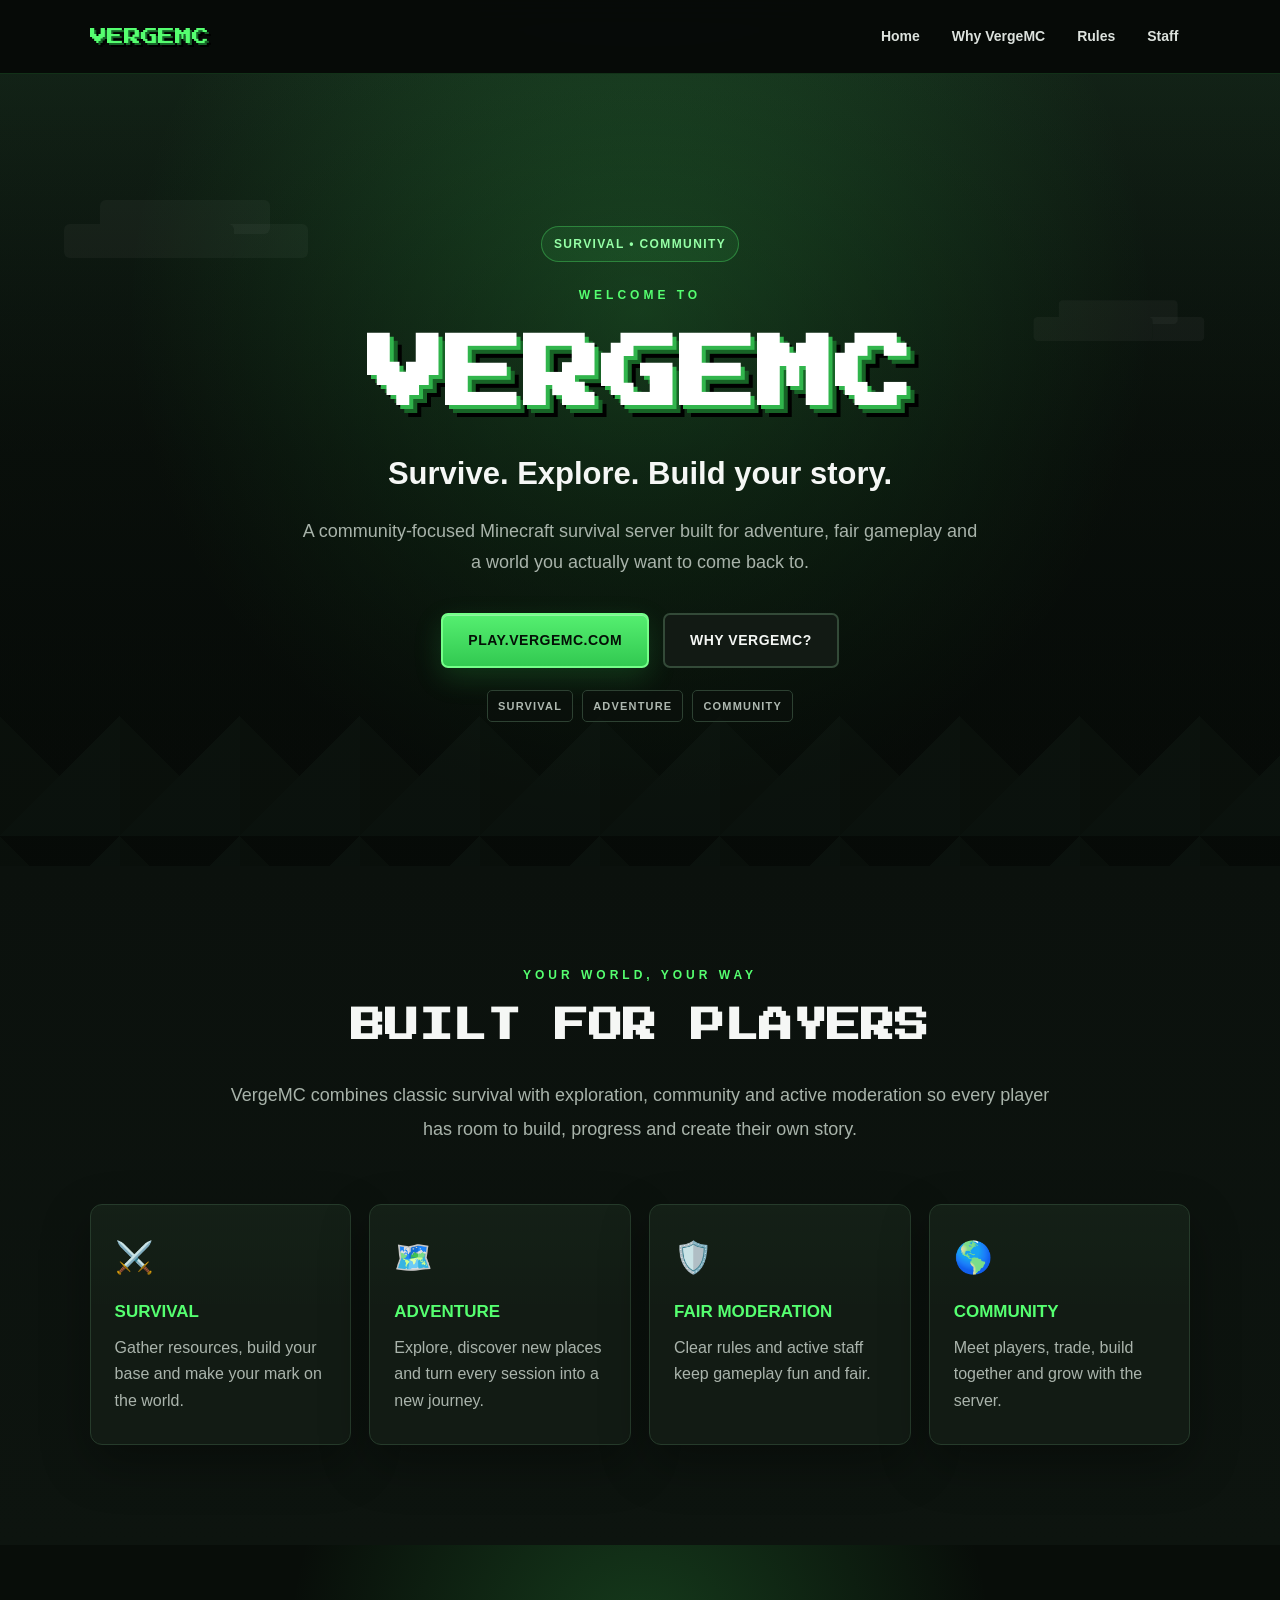
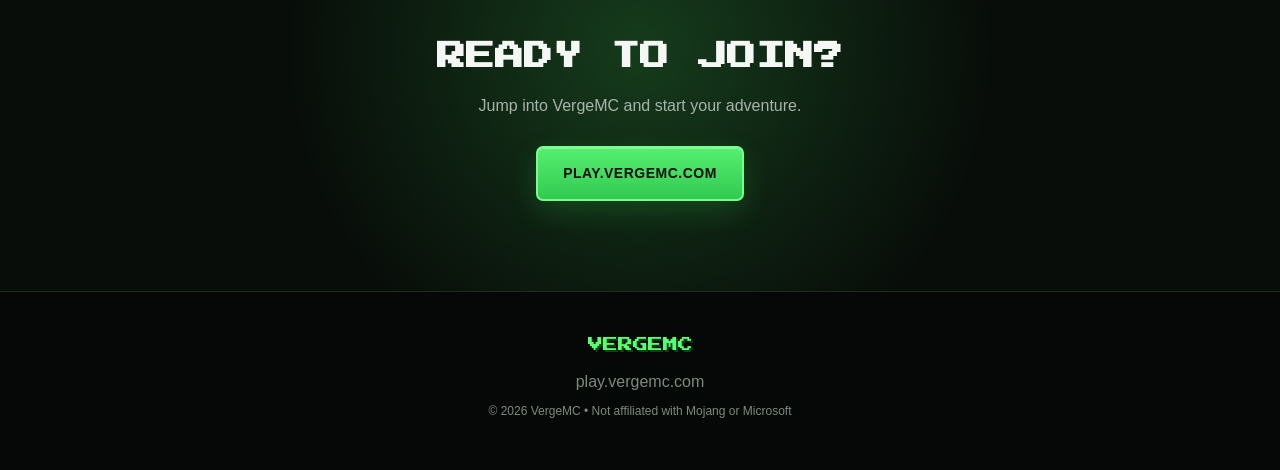
<file: index.html>
<!DOCTYPE html>
<html lang="en">
<head>
  <meta charset="UTF-8">
  <meta name="viewport" content="width=device-width, initial-scale=1.0">
  <title>VergeMC | Minecraft Survival</title>
  <link rel="stylesheet" href="styles.css">
  <link href="https://fonts.googleapis.com/css2?family=Press+Start+2P&display=swap" rel="stylesheet">
</head>
<body>
<nav>
  <a class="nav-logo" href="index.html">VERGEMC</a>
  <div class="nav-links">
    <a href="index.html">Home</a>
    <a href="why.html">Why VergeMC</a>
    <a href="rules.html">Rules</a>
    <a href="staff.html">Staff</a>
  </div>
</nav>

<header class="hero">
  <div class="pixel-cloud cloud-one"></div>
  <div class="pixel-cloud cloud-two"></div>
  <div class="hero-content">
    <div class="server-badge">SURVIVAL • COMMUNITY</div>
    <p class="small-title">WELCOME TO</p>
    <h1>VERGEMC</h1>
    <h2>Survive. Explore. Build your story.</h2>
    <p class="hero-description">A community-focused Minecraft survival server built for adventure, fair gameplay and a world you actually want to come back to.</p>
    <div class="buttons">
      <button class="play-button" type="button" onclick="copyServerIP(this)">PLAY.VERGEMC.COM</button>
      <a class="secondary-button" href="why.html">WHY VERGEMC?</a>
    </div>
    <div class="hero-tags"><span>SURVIVAL</span><span>ADVENTURE</span><span>COMMUNITY</span></div>
  </div>
</header>

<section class="home-preview">
  <p class="section-small">YOUR WORLD, YOUR WAY</p>
  <h2 class="section-title">BUILT FOR PLAYERS</h2>
  <p class="why-paragraph">VergeMC combines classic survival with exploration, community and active moderation so every player has room to build, progress and create their own story.</p>
  <div class="feature-grid">
    <div class="feature-card"><div class="feature-icon">⚔️</div><h3>SURVIVAL</h3><p>Gather resources, build your base and make your mark on the world.</p></div>
    <div class="feature-card"><div class="feature-icon">🗺️</div><h3>ADVENTURE</h3><p>Explore, discover new places and turn every session into a new journey.</p></div>
    <div class="feature-card"><div class="feature-icon">🛡️</div><h3>FAIR MODERATION</h3><p>Clear rules and active staff keep gameplay fun and fair.</p></div>
    <div class="feature-card"><div class="feature-icon">🌎</div><h3>COMMUNITY</h3><p>Meet players, trade, build together and grow with the server.</p></div>
  </div>
</section>

<section class="join-section">
  <h2>READY TO JOIN?</h2>
  <p>Jump into VergeMC and start your adventure.</p>
  <button class="play-button" type="button" onclick="copyServerIP(this)">PLAY.VERGEMC.COM</button>
</section>

<footer>
  <div class="footer-logo">VERGEMC</div>
  <p>play.vergemc.com</p>
  <p class="copyright">© 2026 VergeMC • Not affiliated with Mojang or Microsoft</p>
</footer>

<script src="script.js"></script>
</body>
</html>
</file>
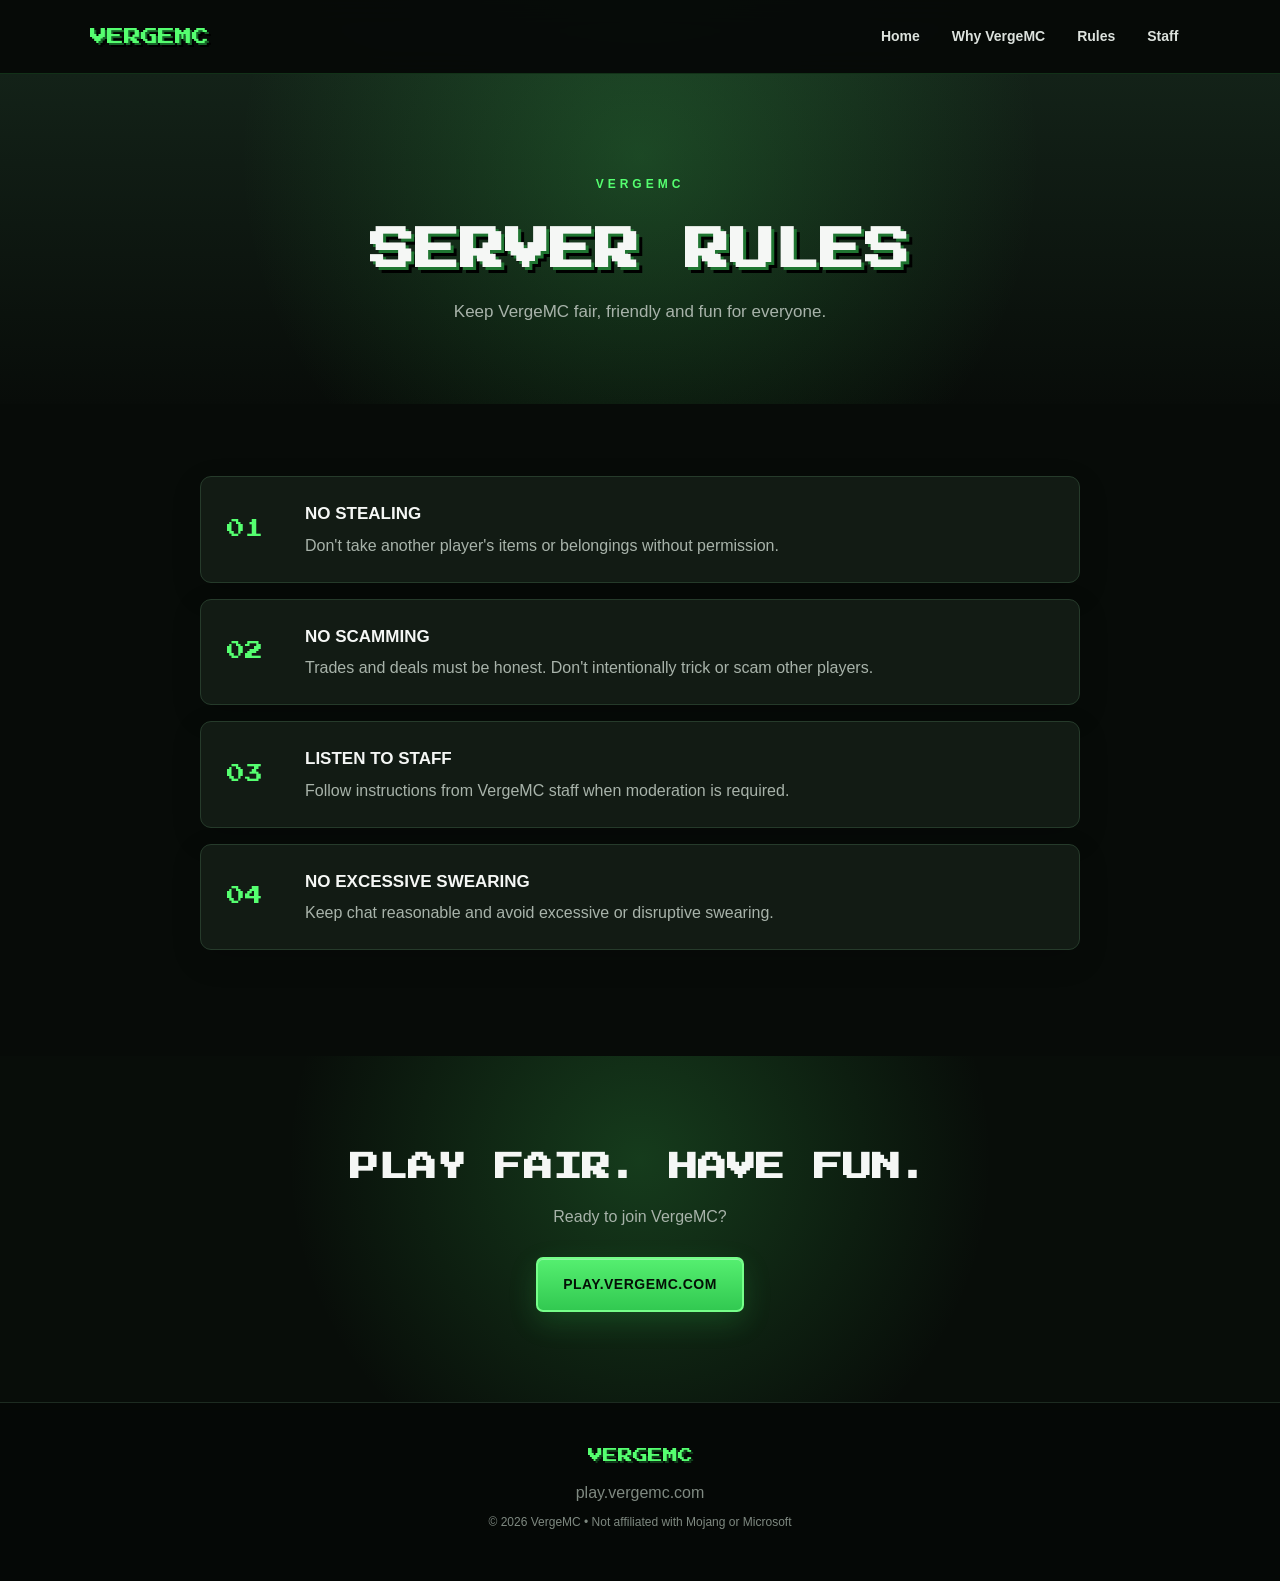
<file: rules.html>
<!DOCTYPE html>
<html lang="en">
<head>
  <meta charset="UTF-8">
  <meta name="viewport" content="width=device-width, initial-scale=1.0">
  <title>Rules | VergeMC</title>
  <link rel="stylesheet" href="styles.css">
  <link href="https://fonts.googleapis.com/css2?family=Press+Start+2P&display=swap" rel="stylesheet">
</head>
<body>
<nav>
  <a class="nav-logo" href="index.html">VERGEMC</a>
  <div class="nav-links">
    <a href="index.html">Home</a>
    <a href="why.html">Why VergeMC</a>
    <a href="rules.html">Rules</a>
    <a href="staff.html">Staff</a>
  </div>
</nav>

<section class="page-header">
  <p class="section-small">VERGEMC</p>
  <h1>SERVER RULES</h1>
  <p>Keep VergeMC fair, friendly and fun for everyone.</p>
</section>

<section class="rules-container">
  <div class="rule-card"><span class="rule-number">01</span><div><h2>NO STEALING</h2><p>Don't take another player's items or belongings without permission.</p></div></div>
  <div class="rule-card"><span class="rule-number">02</span><div><h2>NO SCAMMING</h2><p>Trades and deals must be honest. Don't intentionally trick or scam other players.</p></div></div>
  <div class="rule-card"><span class="rule-number">03</span><div><h2>LISTEN TO STAFF</h2><p>Follow instructions from VergeMC staff when moderation is required.</p></div></div>
  <div class="rule-card"><span class="rule-number">04</span><div><h2>NO EXCESSIVE SWEARING</h2><p>Keep chat reasonable and avoid excessive or disruptive swearing.</p></div></div>
</section>

<section class="join-section">
  <h2>PLAY FAIR. HAVE FUN.</h2>
  <p>Ready to join VergeMC?</p>
  <button class="play-button" type="button" onclick="copyServerIP(this)">PLAY.VERGEMC.COM</button>
</section>

<footer>
  <div class="footer-logo">VERGEMC</div>
  <p>play.vergemc.com</p>
  <p class="copyright">© 2026 VergeMC • Not affiliated with Mojang or Microsoft</p>
</footer>

<script src="script.js"></script>
</body>
</html>
</file>
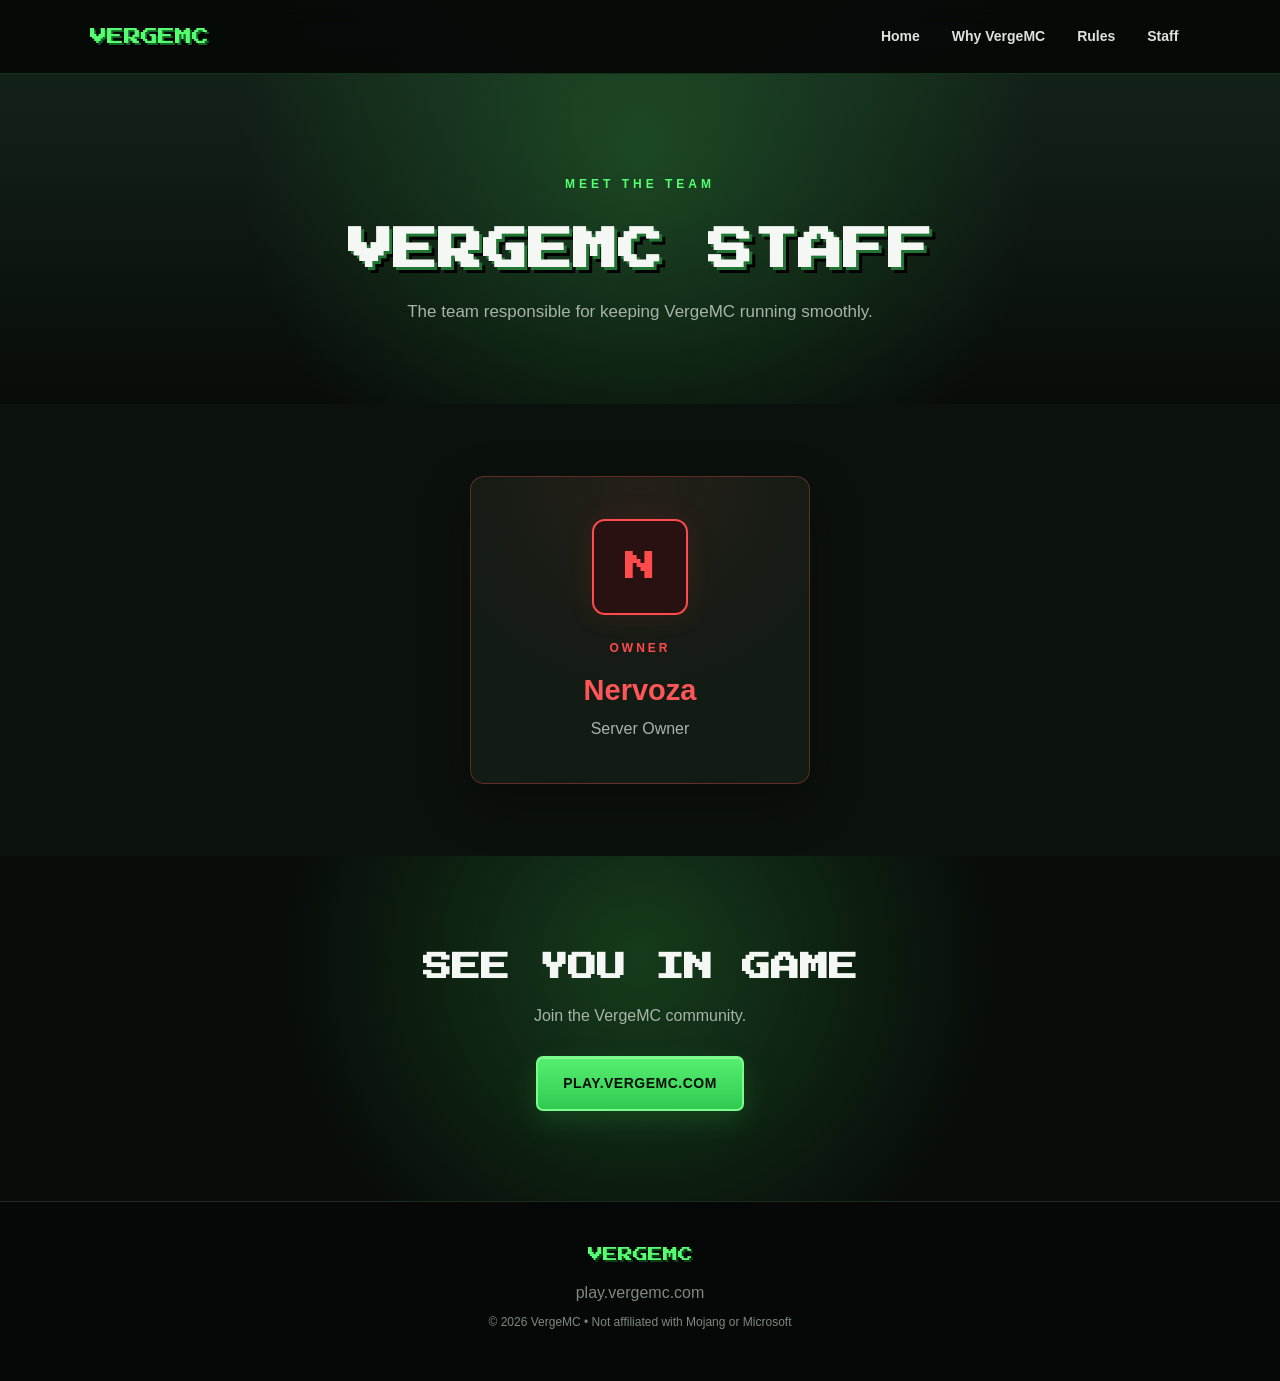
<file: staff.html>
<!DOCTYPE html>
<html lang="en">
<head>
  <meta charset="UTF-8">
  <meta name="viewport" content="width=device-width, initial-scale=1.0">
  <title>Staff | VergeMC</title>
  <link rel="stylesheet" href="styles.css">
  <link href="https://fonts.googleapis.com/css2?family=Press+Start+2P&display=swap" rel="stylesheet">
</head>
<body>
<nav>
  <a class="nav-logo" href="index.html">VERGEMC</a>
  <div class="nav-links">
    <a href="index.html">Home</a>
    <a href="why.html">Why VergeMC</a>
    <a href="rules.html">Rules</a>
    <a href="staff.html">Staff</a>
  </div>
</nav>

<section class="page-header">
  <p class="section-small">MEET THE TEAM</p>
  <h1>VERGEMC STAFF</h1>
  <p>The team responsible for keeping VergeMC running smoothly.</p>
</section>

<section class="staff-container">
  <div class="staff-profile">
    <div class="staff-avatar">N</div>
    <div class="owner-rank">OWNER</div>
    <h2 class="owner-name">Nervoza</h2>
    <p>Server Owner</p>
  </div>
</section>

<section class="join-section">
  <h2>SEE YOU IN GAME</h2>
  <p>Join the VergeMC community.</p>
  <button class="play-button" type="button" onclick="copyServerIP(this)">PLAY.VERGEMC.COM</button>
</section>

<footer>
  <div class="footer-logo">VERGEMC</div>
  <p>play.vergemc.com</p>
  <p class="copyright">© 2026 VergeMC • Not affiliated with Mojang or Microsoft</p>
</footer>

<script src="script.js"></script>
</body>
</html>
</file>
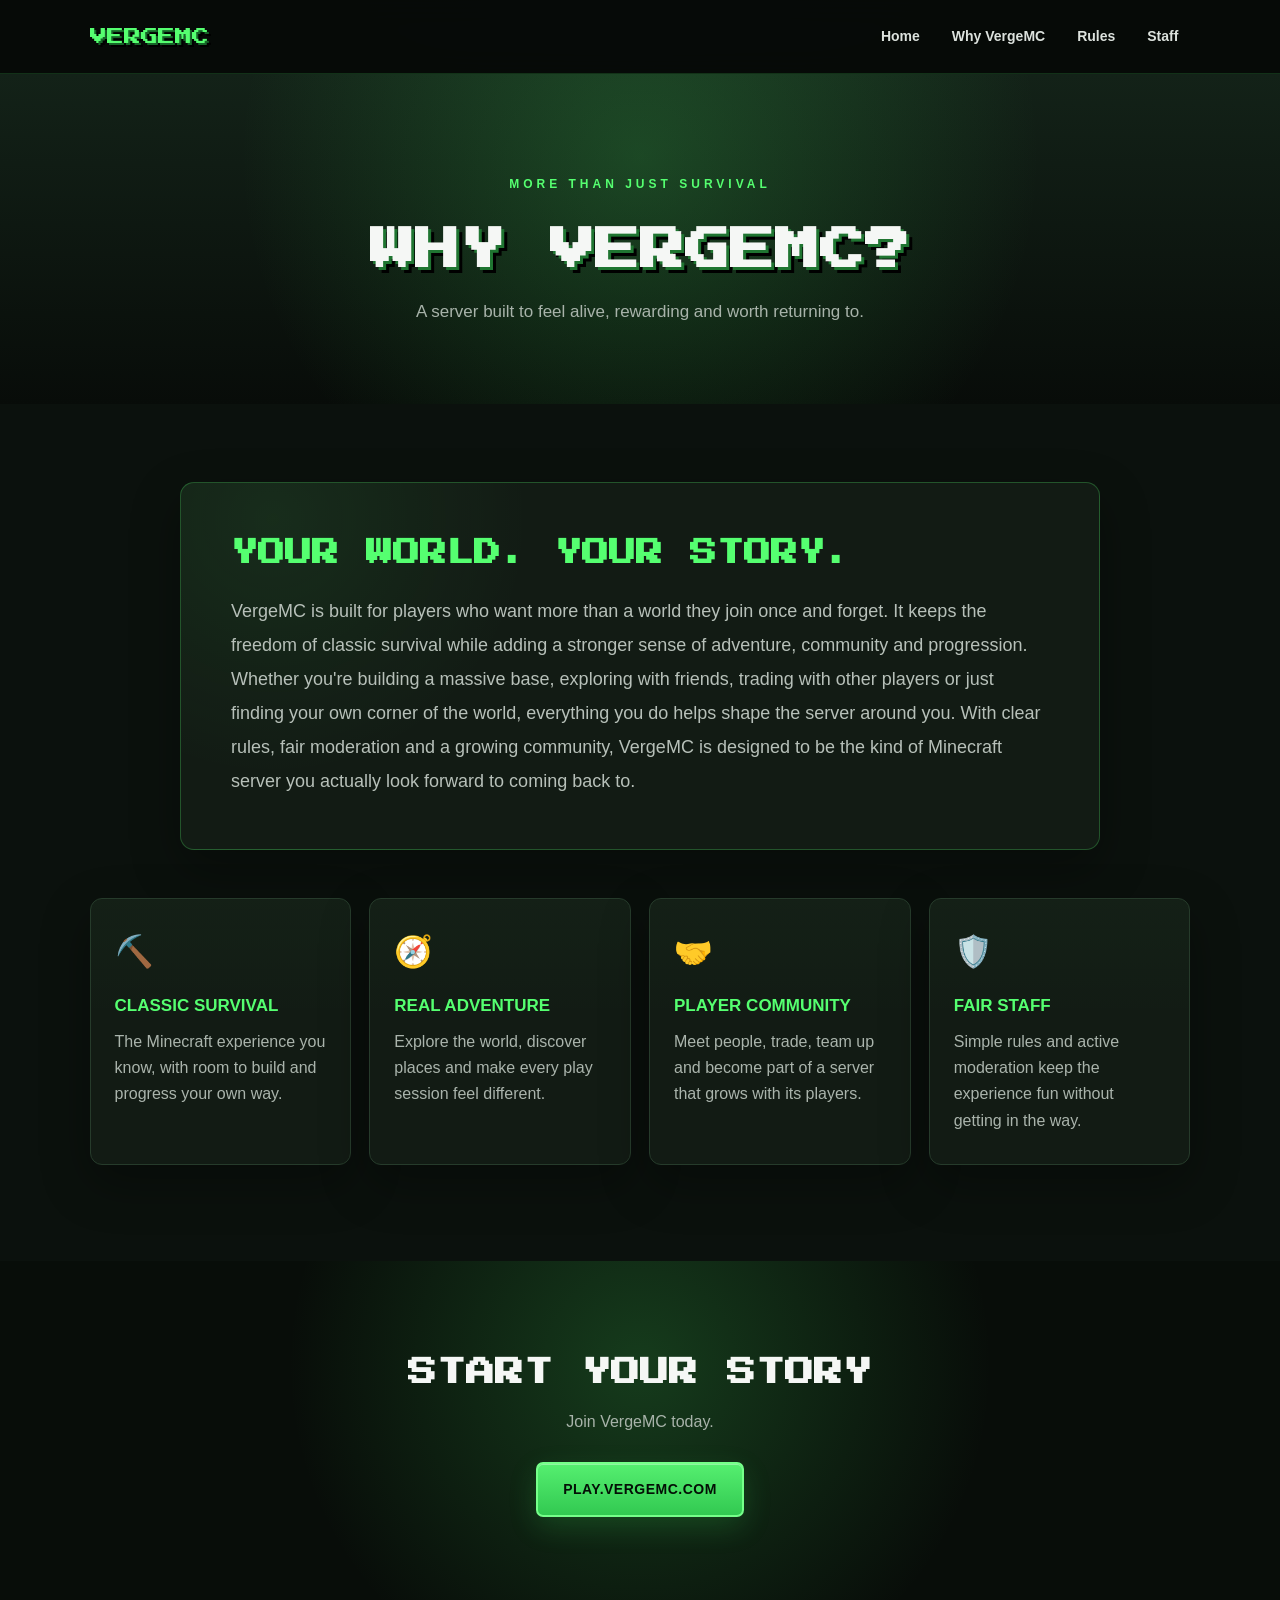
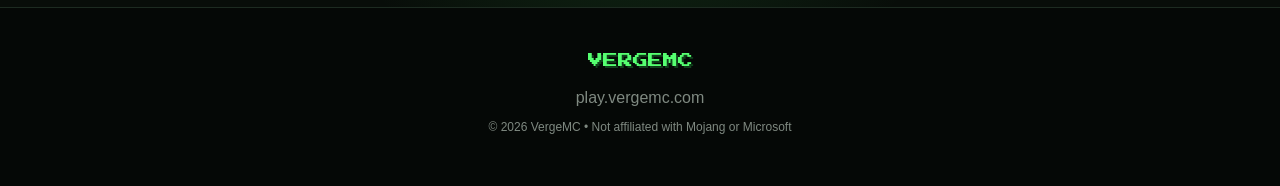
<file: why.html>
<!DOCTYPE html>
<html lang="en">
<head>
  <meta charset="UTF-8">
  <meta name="viewport" content="width=device-width, initial-scale=1.0">
  <title>Why VergeMC?</title>
  <link rel="stylesheet" href="styles.css">
  <link href="https://fonts.googleapis.com/css2?family=Press+Start+2P&display=swap" rel="stylesheet">
</head>
<body>
<nav>
  <a class="nav-logo" href="index.html">VERGEMC</a>
  <div class="nav-links">
    <a href="index.html">Home</a>
    <a href="why.html">Why VergeMC</a>
    <a href="rules.html">Rules</a>
    <a href="staff.html">Staff</a>
  </div>
</nav>

<section class="page-header why-hero">
  <p class="section-small">MORE THAN JUST SURVIVAL</p>
  <h1>WHY VERGEMC?</h1>
  <p>A server built to feel alive, rewarding and worth returning to.</p>
</section>

<section class="why-page-content">
  <div class="why-story-card">
    <h2>YOUR WORLD. YOUR STORY.</h2>
    <p>VergeMC is built for players who want more than a world they join once and forget. It keeps the freedom of classic survival while adding a stronger sense of adventure, community and progression. Whether you're building a massive base, exploring with friends, trading with other players or just finding your own corner of the world, everything you do helps shape the server around you. With clear rules, fair moderation and a growing community, VergeMC is designed to be the kind of Minecraft server you actually look forward to coming back to.</p>
  </div>

  <div class="feature-grid why-grid">
    <div class="feature-card"><div class="feature-icon">⛏️</div><h3>CLASSIC SURVIVAL</h3><p>The Minecraft experience you know, with room to build and progress your own way.</p></div>
    <div class="feature-card"><div class="feature-icon">🧭</div><h3>REAL ADVENTURE</h3><p>Explore the world, discover places and make every play session feel different.</p></div>
    <div class="feature-card"><div class="feature-icon">🤝</div><h3>PLAYER COMMUNITY</h3><p>Meet people, trade, team up and become part of a server that grows with its players.</p></div>
    <div class="feature-card"><div class="feature-icon">🛡️</div><h3>FAIR STAFF</h3><p>Simple rules and active moderation keep the experience fun without getting in the way.</p></div>
  </div>
</section>

<section class="join-section">
  <h2>START YOUR STORY</h2>
  <p>Join VergeMC today.</p>
  <button class="play-button" type="button" onclick="copyServerIP(this)">PLAY.VERGEMC.COM</button>
</section>

<footer>
  <div class="footer-logo">VERGEMC</div>
  <p>play.vergemc.com</p>
  <p class="copyright">© 2026 VergeMC • Not affiliated with Mojang or Microsoft</p>
</footer>

<script src="script.js"></script>
</body>
</html>
</file>
<file: styles.css>
/* VergeMC shared styles */
:root {
  --bg: #070b08;
  --bg-soft: #0d140f;
  --panel: #121b14;
  --panel-2: #172219;
  --border: #263b2b;
  --green: #55ff70;
  --green-2: #35d957;
  --green-dark: #166528;
  --text: #f5f7f5;
  --muted: #a8b3aa;
  --red: #ff4b4b;
  --shadow: 0 18px 50px rgba(0, 0, 0, 0.32);
}

* { box-sizing: border-box; }
html { scroll-behavior: smooth; }

body {
  margin: 0;
  min-height: 100vh;
  overflow-x: hidden;
  background: radial-gradient(circle at 50% -20%, rgba(54, 217, 87, 0.12), transparent 34rem), var(--bg);
  color: var(--text);
  font-family: Arial, Helvetica, sans-serif;
  line-height: 1.5;
}

button, a { -webkit-tap-highlight-color: transparent; }
button { font: inherit; }

/* Navigation */
nav {
  position: sticky;
  top: 0;
  z-index: 1000;
  min-height: 74px;
  padding: 0 7%;
  display: flex;
  align-items: center;
  justify-content: space-between;
  gap: 24px;
  background: rgba(7, 11, 8, 0.90);
  border-bottom: 1px solid rgba(85, 255, 112, 0.16);
  backdrop-filter: blur(14px);
  -webkit-backdrop-filter: blur(14px);
}

.nav-logo {
  flex: 0 0 auto;
  color: var(--green);
  font-family: "Press Start 2P", monospace;
  font-size: 17px;
  line-height: 1.4;
  text-decoration: none;
  text-shadow: 2px 2px 0 var(--green-dark), 4px 4px 0 #000;
}

.nav-links {
  display: flex;
  align-items: center;
  justify-content: flex-end;
  flex-wrap: wrap;
  gap: 8px;
}

.nav-links a {
  padding: 10px 12px;
  border-radius: 7px;
  color: #dce2dd;
  font-size: 14px;
  font-weight: 700;
  text-decoration: none;
  transition: background 160ms ease, color 160ms ease, transform 160ms ease;
}

.nav-links a:hover,
.nav-links a:focus-visible {
  color: var(--green);
  background: rgba(85, 255, 112, 0.08);
  transform: translateY(-1px);
  outline: none;
}

/* Shared headings */
.small-title,
.section-small {
  margin: 0;
  color: var(--green);
  font-size: 12px;
  font-weight: 800;
  letter-spacing: 4px;
  text-transform: uppercase;
}

.section-title {
  margin: 18px 0 0;
  font-family: "Press Start 2P", monospace;
  font-size: clamp(24px, 3.2vw, 34px);
  line-height: 1.45;
}

/* Home hero */
.hero {
  position: relative;
  isolation: isolate;
  min-height: min(88vh, 860px);
  padding: 90px 20px 82px;
  display: grid;
  place-items: center;
  overflow: hidden;
  text-align: center;
  background: linear-gradient(rgba(6, 12, 8, 0.14), rgba(6, 10, 7, 0.72)), radial-gradient(circle at 50% 30%, rgba(66, 230, 95, 0.28), transparent 32rem), linear-gradient(180deg, #142619 0%, #0b120d 48%, #070b08 100%);
}

.hero::before {
  content: "";
  position: absolute;
  inset: auto 0 0;
  height: 150px;
  z-index: -1;
  opacity: 0.34;
  background: linear-gradient(135deg, transparent 50%, #142019 50%) 0 0 / 120px 120px, linear-gradient(45deg, #101a13 50%, transparent 50%) 0 0 / 120px 120px;
}

.hero-content {
  position: relative;
  z-index: 2;
  width: min(900px, 100%);
}

.server-badge {
  width: fit-content;
  margin: 0 auto 24px;
  padding: 8px 12px;
  border: 1px solid rgba(85, 255, 112, 0.32);
  border-radius: 999px;
  background: rgba(85, 255, 112, 0.08);
  color: #95ffa6;
  font-size: 12px;
  font-weight: 800;
  letter-spacing: 1.4px;
}

.hero h1 {
  margin: 24px 0 26px;
  color: #fff;
  font-family: "Press Start 2P", monospace;
  font-size: clamp(42px, 7vw, 78px);
  line-height: 1.25;
  text-shadow: 4px 4px 0 #31b54c, 8px 8px 0 #176326, 12px 12px 0 #000;
}

.hero h2 {
  margin: 0;
  font-size: clamp(22px, 3vw, 31px);
}

.hero-description {
  width: min(680px, 100%);
  margin: 18px auto 0;
  color: var(--muted);
  font-size: clamp(16px, 2vw, 18px);
  line-height: 1.75;
}

.pixel-cloud {
  position: absolute;
  z-index: 1;
  width: 170px;
  height: 34px;
  border-radius: 6px;
  background: rgba(255, 255, 255, 0.035);
  box-shadow: 36px -24px 0 rgba(255, 255, 255, 0.035), 74px 0 0 rgba(255, 255, 255, 0.035);
  pointer-events: none;
}

.cloud-one { top: 19%; left: 5%; }
.cloud-two { top: 30%; right: 8%; transform: scale(0.7); }

.buttons {
  margin-top: 34px;
  display: flex;
  justify-content: center;
  flex-wrap: wrap;
  gap: 14px;
}

.play-button,
.secondary-button {
  min-height: 52px;
  padding: 15px 25px;
  display: inline-flex;
  align-items: center;
  justify-content: center;
  border-radius: 7px;
  font-size: 14px;
  font-weight: 900;
  letter-spacing: 0.5px;
  text-decoration: none;
  cursor: pointer;
  transition: transform 160ms ease, box-shadow 160ms ease, background 160ms ease, border-color 160ms ease;
}

.play-button {
  border: 2px solid #75ff89;
  background: linear-gradient(180deg, #55ef70, #32c951);
  color: #041006;
  box-shadow: 0 10px 28px rgba(53, 217, 87, 0.18), inset 0 1px 0 rgba(255,255,255,.35);
}

.secondary-button {
  border: 2px solid #334a38;
  background: #121a14;
  color: #f3f6f3;
}

.play-button:hover,
.play-button:focus-visible,
.secondary-button:hover,
.secondary-button:focus-visible {
  transform: translateY(-3px);
  outline: none;
}

.play-button:hover,
.play-button:focus-visible {
  background: linear-gradient(180deg, #6dff84, #41da5f);
  box-shadow: 0 14px 34px rgba(53, 217, 87, 0.26);
}

.secondary-button:hover,
.secondary-button:focus-visible {
  border-color: var(--green);
  background: #17231a;
}

#copyMessage {
  min-height: 24px;
  margin: 14px 0 0;
  color: var(--green);
  font-weight: 800;
}

.hero-tags {
  margin-top: 22px;
  display: flex;
  justify-content: center;
  flex-wrap: wrap;
  gap: 9px;
}

.hero-tags span {
  padding: 7px 10px;
  border: 1px solid #2d4132;
  border-radius: 5px;
  background: rgba(10, 17, 12, 0.7);
  color: #aeb8b0;
  font-size: 11px;
  font-weight: 800;
  letter-spacing: 1.2px;
}

/* Home preview and cards */
.home-preview,
.why-section {
  padding: 100px 7%;
  text-align: center;
  background: linear-gradient(180deg, #0b110d, #0d140f);
}

.why-paragraph {
  width: min(850px, 100%);
  margin: 28px auto 58px;
  color: var(--muted);
  font-size: clamp(16px, 2vw, 18px);
  line-height: 1.85;
}

.feature-grid {
  width: min(1150px, 100%);
  margin: 0 auto;
  display: grid;
  grid-template-columns: repeat(4, minmax(0, 1fr));
  gap: 18px;
}

.feature-card {
  min-width: 0;
  padding: 30px 24px;
  border: 1px solid var(--border);
  border-radius: 12px;
  background: linear-gradient(180deg, rgba(85, 255, 112, 0.025), transparent 45%), var(--panel);
  box-shadow: var(--shadow);
  text-align: left;
  transition: transform 180ms ease, border-color 180ms ease, background 180ms ease;
}

.feature-card:hover {
  transform: translateY(-6px);
  border-color: rgba(85, 255, 112, 0.58);
  background: var(--panel-2);
}

.feature-icon { font-size: 31px; }

.feature-card h3 {
  margin: 18px 0 10px;
  color: var(--green);
  font-size: 17px;
}

.feature-card p {
  margin: 0;
  color: #aab4ac;
  line-height: 1.65;
}

/* Internal page hero */
.page-header {
  min-height: 330px;
  padding: 92px 20px 70px;
  display: grid;
  place-items: center;
  align-content: center;
  text-align: center;
  background: radial-gradient(circle at 50% 25%, rgba(69, 225, 95, 0.22), transparent 25rem), linear-gradient(180deg, #132218, #080c09);
}

.page-header h1 {
  margin: 25px 0 16px;
  font-family: "Press Start 2P", monospace;
  font-size: clamp(28px, 4.3vw, 45px);
  line-height: 1.45;
  text-shadow: 3px 3px 0 #1f7531, 6px 6px 0 #000;
}

.page-header > p:last-child {
  margin: 0;
  color: var(--muted);
  font-size: 17px;
}

/* Why page */
.why-page-content {
  padding: 78px 7% 96px;
  background: #0b110d;
}

.why-story-card {
  width: min(920px, 100%);
  margin: 0 auto 48px;
  padding: clamp(28px, 5vw, 50px);
  border: 1px solid rgba(85, 255, 112, 0.25);
  border-radius: 14px;
  background: radial-gradient(circle at 10% 10%, rgba(85,255,112,.08), transparent 16rem), var(--panel);
  box-shadow: var(--shadow);
}

.why-story-card h2 {
  margin: 0 0 20px;
  color: var(--green);
  font-family: "Press Start 2P", monospace;
  font-size: clamp(18px, 2.7vw, 27px);
  line-height: 1.5;
}

.why-story-card p {
  margin: 0;
  color: #b7c0b9;
  font-size: 18px;
  line-height: 1.9;
}

.why-grid { margin-top: 20px; }

/* Rules */
.rules-container {
  width: min(880px, calc(100% - 40px));
  margin: 0 auto;
  padding: 72px 0 90px;
}

.rule-card {
  margin-bottom: 16px;
  padding: 24px 26px;
  display: flex;
  align-items: center;
  gap: 24px;
  border: 1px solid var(--border);
  border-radius: 11px;
  background: var(--panel);
  box-shadow: 0 10px 30px rgba(0,0,0,.16);
  transition: transform 170ms ease, border-color 170ms ease;
}

.rule-card:hover {
  transform: translateX(5px);
  border-color: rgba(85, 255, 112, 0.55);
}

.rule-number {
  flex: 0 0 54px;
  color: var(--green);
  font-family: "Press Start 2P", monospace;
  font-size: 18px;
}

.rule-card h2 { margin: 0 0 7px; font-size: 17px; }
.rule-card p { margin: 0; color: var(--muted); }

/* Staff */
.staff-container {
  min-height: 430px;
  padding: 72px 20px;
  display: flex;
  justify-content: center;
  align-items: center;
  background: #0b110d;
}

.staff-profile {
  width: min(340px, 100%);
  padding: 42px 36px;
  border: 1px solid rgba(255, 75, 75, 0.34);
  border-radius: 14px;
  background: radial-gradient(circle at 50% 0, rgba(255,75,75,.08), transparent 14rem), var(--panel);
  box-shadow: var(--shadow);
  text-align: center;
}

.staff-avatar {
  width: 96px;
  height: 96px;
  margin: 0 auto 24px;
  display: grid;
  place-items: center;
  border: 2px solid var(--red);
  border-radius: 13px;
  background: #2a1111;
  color: var(--red);
  font-family: "Press Start 2P", monospace;
  font-size: 31px;
  box-shadow: 0 0 28px rgba(255,75,75,.12);
}

.owner-rank {
  color: var(--red);
  font-size: 12px;
  font-weight: 900;
  letter-spacing: 3px;
}

.owner-name { margin: 12px 0 4px; color: #ff5757; font-size: 29px; }
.staff-profile p { margin: 0; color: var(--muted); }

/* Join and footer */
.join-section {
  padding: 90px 20px;
  text-align: center;
  background: radial-gradient(circle at 50% 30%, rgba(70, 225, 96, 0.22), transparent 22rem), #080d09;
}

.join-section h2 {
  margin: 0 0 15px;
  font-family: "Press Start 2P", monospace;
  font-size: clamp(20px, 3vw, 29px);
  line-height: 1.5;
}

.join-section p { margin: 0 0 28px; color: var(--muted); }

footer {
  padding: 42px 20px;
  border-top: 1px solid #1d2b21;
  background: #050806;
  color: #7f8981;
  text-align: center;
}

.footer-logo {
  margin-bottom: 14px;
  color: var(--green);
  font-family: "Press Start 2P", monospace;
  font-size: 15px;
  text-shadow: 2px 2px 0 #103f1b;
}

footer p { margin: 8px 0; }
.copyright { font-size: 12px; }

/* Responsive */
@media (max-width: 980px) {
  .feature-grid { grid-template-columns: repeat(2, minmax(0, 1fr)); }
}

@media (max-width: 720px) {
  nav {
    padding: 13px 18px;
    min-height: 68px;
    align-items: flex-start;
  }

  .nav-logo { margin-top: 8px; font-size: 11px; }
  .nav-links { max-width: 72%; gap: 2px; }
  .nav-links a { padding: 7px; font-size: 12px; }

  .hero { min-height: 78vh; padding-top: 72px; }
  .hero h1 { text-shadow: 3px 3px 0 #31b54c, 6px 6px 0 #176326, 9px 9px 0 #000; }
  .pixel-cloud { opacity: 0.5; }

  .home-preview,
  .why-section,
  .why-page-content { padding-left: 20px; padding-right: 20px; }

  .feature-grid { grid-template-columns: 1fr; }
  .feature-card { text-align: center; }
  .rule-card { align-items: flex-start; }
}

@media (max-width: 480px) {
  nav { display: block; text-align: center; }
  .nav-logo { display: inline-block; margin: 0 0 8px; }
  .nav-links { max-width: none; justify-content: center; }

  .hero { padding-left: 16px; padding-right: 16px; }
  .hero h1 { font-size: 36px; }
  .buttons { display: grid; }
  .play-button, .secondary-button { width: 100%; }

  .page-header { min-height: 290px; padding-top: 72px; }
  .rule-card { padding: 20px; gap: 14px; }
  .rule-number { flex-basis: 42px; font-size: 14px; }
}
</file>
